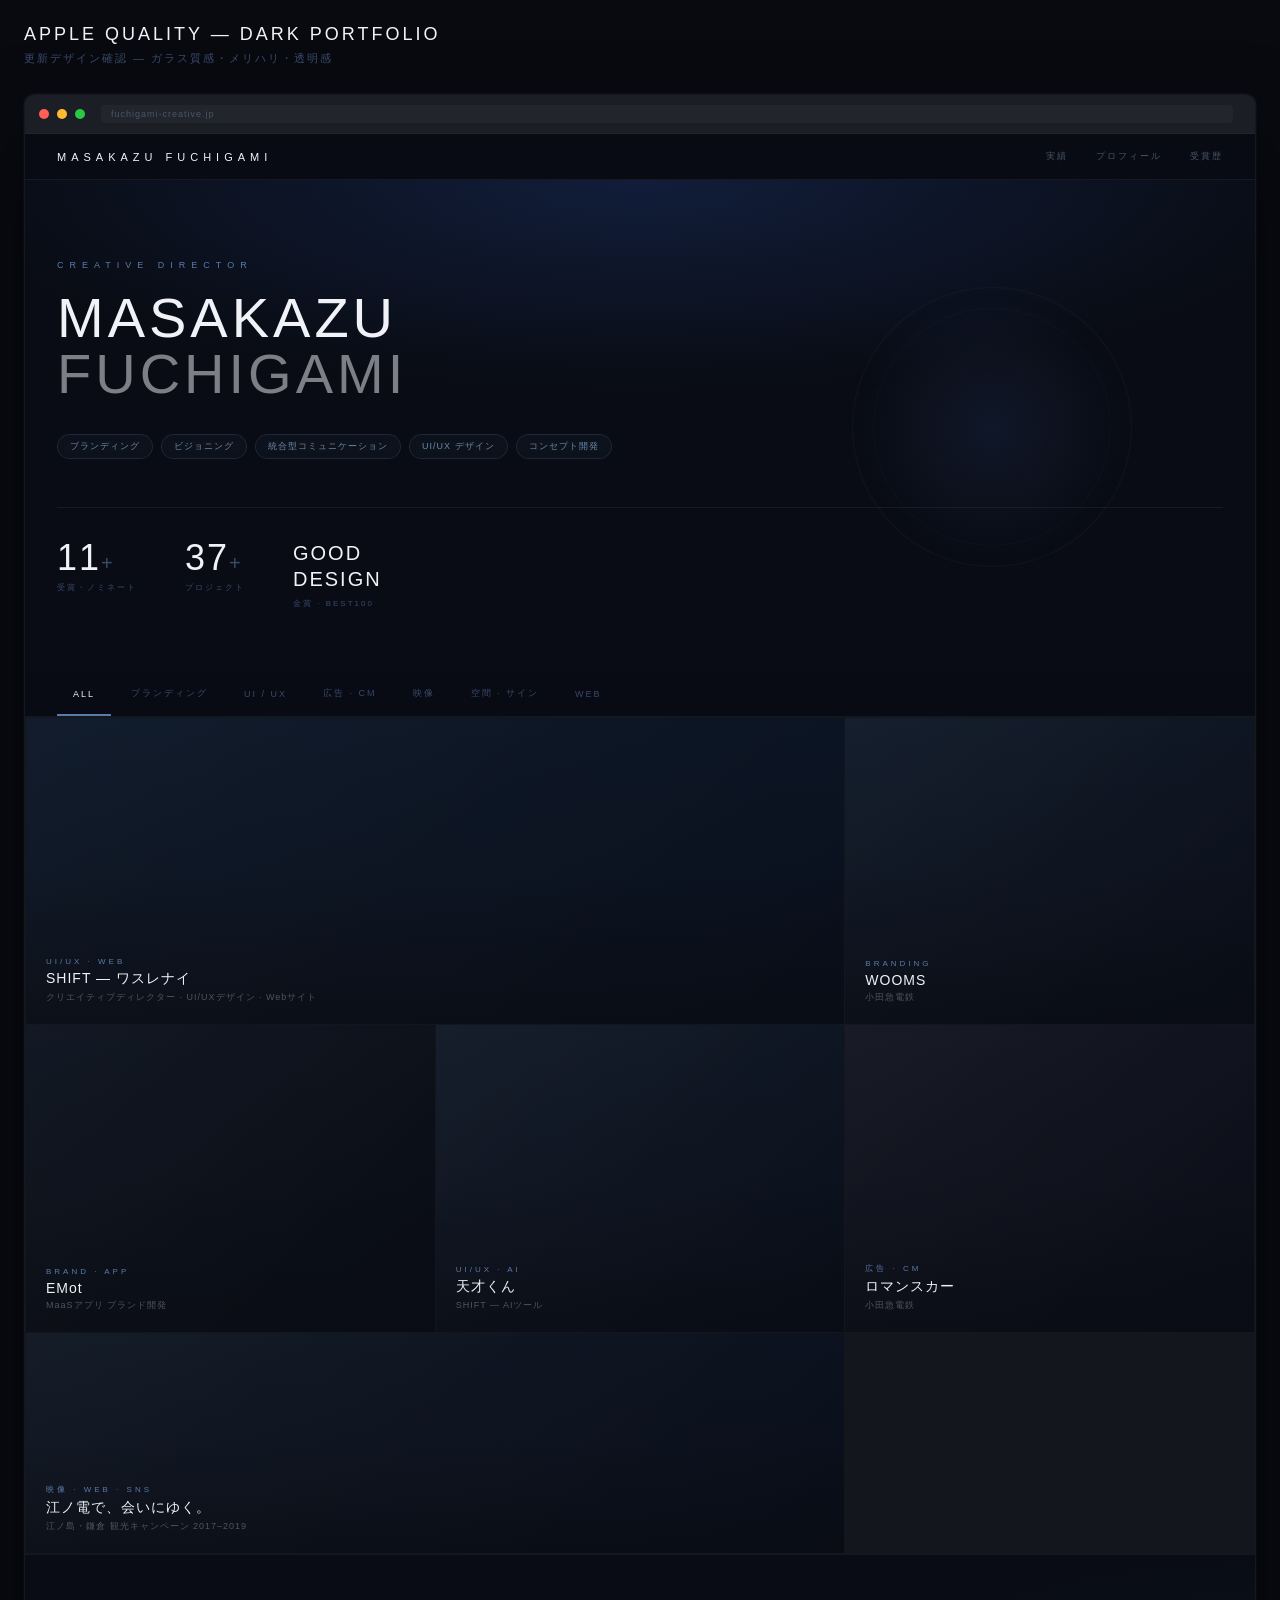
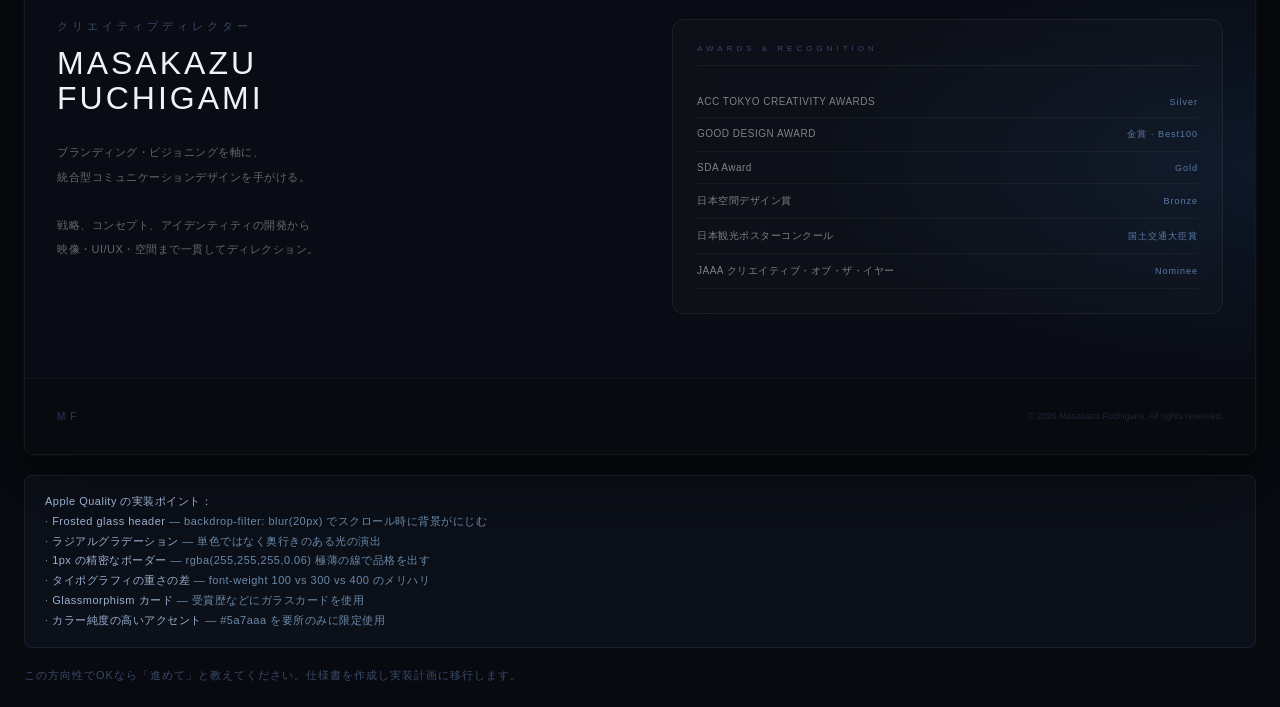
<file: .superpowers/brainstorm/18191-1774063059/design-apple-v2.html>
<!DOCTYPE html>
<html lang="ja">
<head>
<meta charset="UTF-8">
<meta name="viewport" content="width=device-width, initial-scale=1.0">
<title>Design Preview — Apple Quality</title>
<style>
  * { box-sizing: border-box; margin: 0; padding: 0; }
  body {
    background: #080a10;
    color: #f0f2f8;
    font-family: -apple-system, 'Helvetica Neue', sans-serif;
    padding: 24px;
  }

  h2 {
    font-size: 18px;
    font-weight: 300;
    letter-spacing: 3px;
    color: #f0f2f8;
    margin-bottom: 6px;
    text-transform: uppercase;
  }
  .subtitle {
    font-size: 11px;
    color: #3a4a6a;
    letter-spacing: 2px;
    margin-bottom: 28px;
  }

  /* ===== BROWSER FRAME ===== */
  .browser-frame {
    border-radius: 10px;
    overflow: hidden;
    border: 1px solid #ffffff0f;
    box-shadow: 0 40px 80px #00000080, 0 0 0 1px #ffffff06;
  }
  .browser-chrome {
    background: #1c1e26;
    padding: 10px 14px;
    display: flex;
    align-items: center;
    gap: 8px;
    border-bottom: 1px solid #ffffff08;
  }
  .browser-dot { width: 10px; height: 10px; border-radius: 50%; }
  .browser-url {
    flex: 1;
    background: #ffffff08;
    border-radius: 4px;
    padding: 4px 10px;
    font-size: 9px;
    color: #4a5568;
    letter-spacing: 1px;
    margin: 0 8px;
  }

  /* ===== PAGE ===== */
  .page { background: #090c14; min-height: 600px; }

  /* Header */
  .site-header {
    position: sticky;
    top: 0;
    display: flex;
    justify-content: space-between;
    align-items: center;
    padding: 16px 32px;
    background: rgba(9, 12, 20, 0.6);
    backdrop-filter: blur(20px);
    -webkit-backdrop-filter: blur(20px);
    border-bottom: 1px solid rgba(255,255,255,0.06);
    z-index: 10;
  }
  .site-logo {
    font-size: 11px;
    letter-spacing: 5px;
    font-weight: 300;
    color: #f0f2f8;
  }
  .site-nav { display: flex; gap: 28px; }
  .site-nav a {
    font-size: 9px;
    letter-spacing: 2px;
    color: #4a5568;
    text-decoration: none;
    transition: color 0.2s;
  }

  /* Hero */
  .hero {
    padding: 80px 32px 64px;
    background: radial-gradient(ellipse 80% 60% at 50% 0%, #111d3a 0%, #090c14 70%);
    position: relative;
    overflow: hidden;
  }
  .hero::before {
    content: '';
    position: absolute;
    top: -1px; left: 0; right: 0;
    height: 1px;
    background: linear-gradient(90deg, transparent, #3a5aaa40, transparent);
  }
  .hero-eyebrow {
    font-size: 9px;
    letter-spacing: 6px;
    color: #5a7aaa;
    margin-bottom: 20px;
    text-transform: uppercase;
  }
  .hero-name {
    font-size: 56px;
    font-weight: 100;
    letter-spacing: 4px;
    line-height: 1.0;
    color: #f0f2f8;
    margin-bottom: 32px;
  }
  .hero-name span { display: block; }
  .hero-name .last { color: rgba(240,242,248,0.5); }

  .hero-tags {
    display: flex;
    gap: 8px;
    flex-wrap: wrap;
    margin-bottom: 48px;
  }
  .hero-tag {
    font-size: 9px;
    letter-spacing: 1px;
    color: #6a8aaa;
    border: 1px solid rgba(90, 122, 170, 0.2);
    padding: 5px 12px;
    border-radius: 20px;
    background: rgba(90, 122, 170, 0.06);
    backdrop-filter: blur(4px);
  }

  .hero-stats {
    display: flex;
    gap: 48px;
    padding-top: 32px;
    border-top: 1px solid rgba(255,255,255,0.06);
  }
  .stat-num {
    font-size: 36px;
    font-weight: 100;
    color: #f0f2f8;
    letter-spacing: 2px;
    line-height: 1;
  }
  .stat-label {
    font-size: 8px;
    letter-spacing: 2px;
    color: #3a4a6a;
    margin-top: 6px;
    text-transform: uppercase;
  }

  /* Decorative orb */
  .hero-orb {
    position: absolute;
    right: 10%;
    top: 50%;
    transform: translateY(-50%);
    width: 280px;
    height: 280px;
    border-radius: 50%;
    background: radial-gradient(circle, rgba(60,90,160,0.15) 0%, transparent 70%);
    border: 1px solid rgba(90,122,170,0.08);
  }
  .hero-orb::after {
    content: '';
    position: absolute;
    inset: 20px;
    border-radius: 50%;
    border: 1px solid rgba(90,122,170,0.05);
  }

  /* Filter */
  .filter-bar {
    padding: 0 32px;
    display: flex;
    gap: 4px;
    border-bottom: 1px solid rgba(255,255,255,0.05);
    background: rgba(9,12,20,0.8);
    backdrop-filter: blur(12px);
    overflow-x: auto;
  }
  .filter-btn {
    font-size: 9px;
    letter-spacing: 2px;
    color: #3a4a6a;
    padding: 14px 16px;
    border: none;
    background: transparent;
    cursor: pointer;
    border-bottom: 2px solid transparent;
    white-space: nowrap;
    transition: all 0.2s;
  }
  .filter-btn.active {
    color: #f0f2f8;
    border-bottom-color: #5a7aaa;
  }

  /* Grid */
  .work-grid {
    display: grid;
    grid-template-columns: repeat(3, 1fr);
    gap: 1px;
    background: rgba(255,255,255,0.04);
    padding: 1px;
  }
  .grid-item {
    background: #090c14;
    position: relative;
    overflow: hidden;
    aspect-ratio: 4/3;
    display: flex;
    flex-direction: column;
    justify-content: flex-end;
    cursor: pointer;
  }
  .grid-item.wide {
    grid-column: span 2;
    aspect-ratio: auto;
    min-height: 220px;
  }
  .grid-item-bg {
    position: absolute;
    inset: 0;
    transition: transform 0.6s cubic-bezier(0.16,1,0.3,1);
  }
  .grid-item:hover .grid-item-bg { transform: scale(1.04); }

  .grid-item-overlay {
    position: absolute;
    inset: 0;
    background: linear-gradient(to top, rgba(9,12,20,0.9) 0%, rgba(9,12,20,0.2) 50%, transparent 100%);
  }
  .grid-item-glass {
    position: absolute;
    inset: 0;
    background: linear-gradient(135deg, rgba(255,255,255,0.02) 0%, transparent 100%);
  }
  .grid-item-info {
    position: relative;
    z-index: 2;
    padding: 20px;
  }
  .gi-cat {
    font-size: 8px;
    letter-spacing: 3px;
    color: #5a7aaa;
    text-transform: uppercase;
    margin-bottom: 4px;
  }
  .gi-name {
    font-size: 14px;
    font-weight: 300;
    color: #f0f2f8;
    letter-spacing: 1px;
    margin-bottom: 3px;
  }
  .gi-client {
    font-size: 9px;
    color: rgba(240,242,248,0.3);
    letter-spacing: 1px;
  }

  /* Glass card for About */
  .about-section {
    padding: 64px 32px;
    background: radial-gradient(ellipse 60% 80% at 100% 50%, #0d1828 0%, #090c14 60%);
    display: grid;
    grid-template-columns: 1fr 1fr;
    gap: 64px;
    border-top: 1px solid rgba(255,255,255,0.05);
  }
  .about-name-block {}
  .about-name-jp { font-size: 11px; letter-spacing: 4px; color: #3a4a6a; margin-bottom: 12px; }
  .about-name-en { font-size: 32px; font-weight: 100; color: #f0f2f8; letter-spacing: 3px; line-height: 1.1; margin-bottom: 24px; }
  .about-body { font-size: 11px; color: rgba(240,242,248,0.4); line-height: 2.2; letter-spacing: 0.5px; }

  .award-glass {
    background: rgba(255,255,255,0.02);
    border: 1px solid rgba(255,255,255,0.06);
    border-radius: 12px;
    padding: 24px;
    backdrop-filter: blur(20px);
  }
  .award-title {
    font-size: 8px;
    letter-spacing: 4px;
    color: #3a4a6a;
    text-transform: uppercase;
    margin-bottom: 20px;
    padding-bottom: 12px;
    border-bottom: 1px solid rgba(255,255,255,0.05);
  }
  .award-row {
    display: flex;
    justify-content: space-between;
    align-items: baseline;
    padding: 10px 0;
    border-bottom: 1px solid rgba(255,255,255,0.04);
  }
  .award-name { font-size: 10px; color: rgba(240,242,248,0.5); letter-spacing: 0.5px; }
  .award-val { font-size: 9px; color: #5a7aaa; letter-spacing: 1px; }

  /* Footer */
  .site-footer {
    padding: 32px;
    border-top: 1px solid rgba(255,255,255,0.05);
    display: flex;
    justify-content: space-between;
    align-items: center;
    background: #080a10;
  }
  .footer-logo { font-size: 10px; letter-spacing: 5px; color: #2a3a5a; }
  .footer-copy { font-size: 9px; color: #1e2535; }

  /* Note */
  .design-note {
    margin-top: 20px;
    padding: 16px 20px;
    background: rgba(90,122,170,0.06);
    border: 1px solid rgba(90,122,170,0.15);
    border-radius: 8px;
    font-size: 11px;
    color: #6a8aaa;
    line-height: 1.8;
    letter-spacing: 0.5px;
  }
  .design-note strong { color: #9ab0d0; font-weight: 500; }
</style>
</head>
<body>

<h2>Apple Quality — Dark Portfolio</h2>
<p class="subtitle">更新デザイン確認 — ガラス質感・メリハリ・透明感</p>

<div class="browser-frame">
  <div class="browser-chrome">
    <div class="browser-dot" style="background:#ff5f57;"></div>
    <div class="browser-dot" style="background:#febc2e;"></div>
    <div class="browser-dot" style="background:#28c840;"></div>
    <div class="browser-url">fuchigami-creative.jp</div>
  </div>
  <div class="page">

    <!-- Header -->
    <div class="site-header">
      <div class="site-logo">MASAKAZU FUCHIGAMI</div>
      <nav class="site-nav">
        <a href="#">実績</a>
        <a href="#">プロフィール</a>
        <a href="#">受賞歴</a>
      </nav>
    </div>

    <!-- Hero -->
    <div class="hero">
      <div class="hero-orb"></div>
      <div class="hero-eyebrow">Creative Director</div>
      <div class="hero-name">
        <span>MASAKAZU</span>
        <span class="last">FUCHIGAMI</span>
      </div>
      <div class="hero-tags">
        <span class="hero-tag">ブランディング</span>
        <span class="hero-tag">ビジョニング</span>
        <span class="hero-tag">統合型コミュニケーション</span>
        <span class="hero-tag">UI/UX デザイン</span>
        <span class="hero-tag">コンセプト開発</span>
      </div>
      <div class="hero-stats">
        <div>
          <div class="stat-num">11<span style="font-size:20px;color:#3a4a6a;">+</span></div>
          <div class="stat-label">受賞・ノミネート</div>
        </div>
        <div>
          <div class="stat-num">37<span style="font-size:20px;color:#3a4a6a;">+</span></div>
          <div class="stat-label">プロジェクト</div>
        </div>
        <div>
          <div class="stat-num" style="font-size:20px;line-height:1.3;">GOOD<br>DESIGN</div>
          <div class="stat-label">金賞 · Best100</div>
        </div>
      </div>
    </div>

    <!-- Filter -->
    <div class="filter-bar">
      <button class="filter-btn active">ALL</button>
      <button class="filter-btn">ブランディング</button>
      <button class="filter-btn">UI / UX</button>
      <button class="filter-btn">広告 · CM</button>
      <button class="filter-btn">映像</button>
      <button class="filter-btn">空間 · サイン</button>
      <button class="filter-btn">WEB</button>
    </div>

    <!-- Work Grid -->
    <div class="work-grid">
      <!-- Wide item -->
      <div class="grid-item wide">
        <div class="grid-item-bg" style="background:linear-gradient(135deg,#0d1828 0%,#09111f 100%);"></div>
        <div class="grid-item-overlay"></div>
        <div class="grid-item-glass"></div>
        <div class="grid-item-info">
          <div class="gi-cat">UI/UX · Web</div>
          <div class="gi-name">SHIFT — ワスレナイ</div>
          <div class="gi-client">クリエイティブディレクター · UI/UXデザイン · Webサイト</div>
        </div>
      </div>
      <!-- Normal -->
      <div class="grid-item">
        <div class="grid-item-bg" style="background:linear-gradient(135deg,#111b2a 0%,#0a0f1a 100%);"></div>
        <div class="grid-item-overlay"></div>
        <div class="grid-item-glass"></div>
        <div class="grid-item-info">
          <div class="gi-cat">Branding</div>
          <div class="gi-name">WOOMS</div>
          <div class="gi-client">小田急電鉄</div>
        </div>
      </div>
      <div class="grid-item">
        <div class="grid-item-bg" style="background:linear-gradient(135deg,#0e1520 0%,#090c14 100%);"></div>
        <div class="grid-item-overlay"></div>
        <div class="grid-item-glass"></div>
        <div class="grid-item-info">
          <div class="gi-cat">Brand · App</div>
          <div class="gi-name">EMot</div>
          <div class="gi-client">MaaSアプリ ブランド開発</div>
        </div>
      </div>
      <div class="grid-item">
        <div class="grid-item-bg" style="background:linear-gradient(135deg,#121a28 0%,#09101c 100%);"></div>
        <div class="grid-item-overlay"></div>
        <div class="grid-item-glass"></div>
        <div class="grid-item-info">
          <div class="gi-cat">UI/UX · AI</div>
          <div class="gi-name">天才くん</div>
          <div class="gi-client">SHIFT — AIツール</div>
        </div>
      </div>
      <div class="grid-item">
        <div class="grid-item-bg" style="background:linear-gradient(135deg,#141622 0%,#0b0d18 100%);"></div>
        <div class="grid-item-overlay"></div>
        <div class="grid-item-glass"></div>
        <div class="grid-item-info">
          <div class="gi-cat">広告 · CM</div>
          <div class="gi-name">ロマンスカー</div>
          <div class="gi-client">小田急電鉄</div>
        </div>
      </div>
      <div class="grid-item wide">
        <div class="grid-item-bg" style="background:linear-gradient(135deg,#101824 0%,#090f1c 100%);"></div>
        <div class="grid-item-overlay"></div>
        <div class="grid-item-glass"></div>
        <div class="grid-item-info">
          <div class="gi-cat">映像 · WEB · SNS</div>
          <div class="gi-name">江ノ電で、会いにゆく。</div>
          <div class="gi-client">江ノ島・鎌倉 観光キャンペーン 2017–2019</div>
        </div>
      </div>
    </div>

    <!-- About -->
    <div class="about-section">
      <div class="about-name-block">
        <div class="about-name-jp">クリエイティブディレクター</div>
        <div class="about-name-en">MASAKAZU<br>FUCHIGAMI</div>
        <div class="about-body">
          ブランディング・ビジョニングを軸に、<br>
          統合型コミュニケーションデザインを手がける。<br><br>
          戦略、コンセプト、アイデンティティの開発から<br>
          映像・UI/UX・空間まで一貫してディレクション。
        </div>
      </div>
      <div class="award-glass">
        <div class="award-title">Awards &amp; Recognition</div>
        <div class="award-row"><span class="award-name">ACC TOKYO CREATIVITY AWARDS</span><span class="award-val">Silver</span></div>
        <div class="award-row"><span class="award-name">GOOD DESIGN AWARD</span><span class="award-val">金賞 · Best100</span></div>
        <div class="award-row"><span class="award-name">SDA Award</span><span class="award-val">Gold</span></div>
        <div class="award-row"><span class="award-name">日本空間デザイン賞</span><span class="award-val">Bronze</span></div>
        <div class="award-row"><span class="award-name">日本観光ポスターコンクール</span><span class="award-val">国土交通大臣賞</span></div>
        <div class="award-row"><span class="award-name">JAAA クリエイティブ・オブ・ザ・イヤー</span><span class="award-val">Nominee</span></div>
      </div>
    </div>

    <!-- Footer -->
    <div class="site-footer">
      <div class="footer-logo">MF</div>
      <div class="footer-copy">© 2026 Masakazu Fuchigami. All rights reserved.</div>
    </div>

  </div>
</div>

<div class="design-note">
  <strong>Apple Quality の実装ポイント：</strong><br>
  · <strong>Frosted glass header</strong> — backdrop-filter: blur(20px) でスクロール時に背景がにじむ<br>
  · <strong>ラジアルグラデーション</strong> — 単色ではなく奥行きのある光の演出<br>
  · <strong>1px の精密なボーダー</strong> — rgba(255,255,255,0.06) 極薄の線で品格を出す<br>
  · <strong>タイポグラフィの重さの差</strong> — font-weight 100 vs 300 vs 400 のメリハリ<br>
  · <strong>Glassmorphism カード</strong> — 受賞歴などにガラスカードを使用<br>
  · <strong>カラー純度の高いアクセント</strong> — #5a7aaa を要所のみに限定使用
</div>

<p style="margin-top:20px;font-size:11px;color:#3a4a6a;letter-spacing:1px;">
  この方向性でOKなら「進めて」と教えてください。仕様書を作成し実装計画に移行します。
</p>

</body>
</html>
</file>
